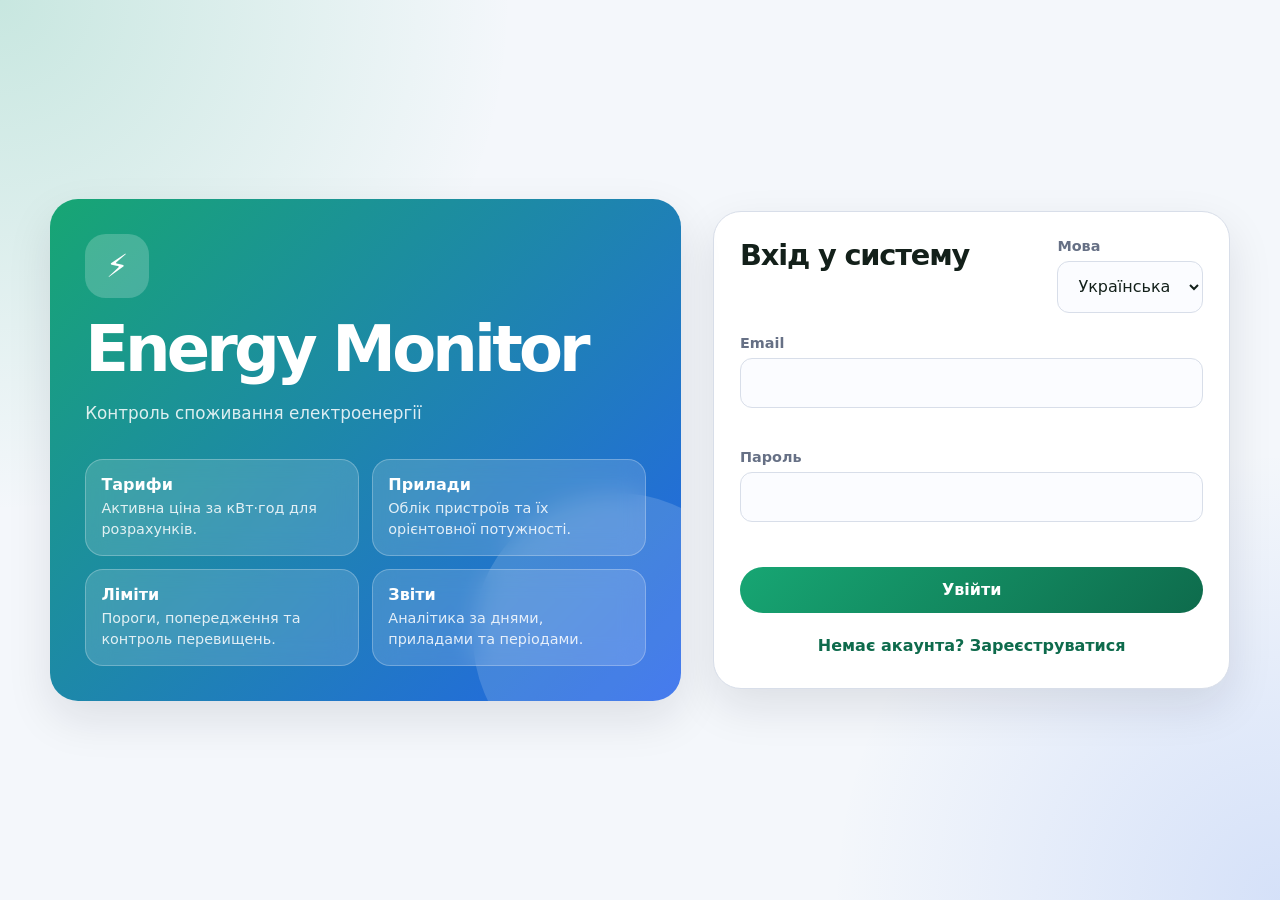
<file: Lab3/frontend/index.html>
<!DOCTYPE html>
<html lang="uk">
<head>
    <meta charset="UTF-8">
    <meta name="viewport" content="width=device-width, initial-scale=1.0">
    <title>Energy Monitor — Auth</title>
    <link rel="icon" type="image/svg+xml" href="./assets/favicon.svg">

    <link rel="stylesheet" href="./css/global.css">
    <link rel="stylesheet" href="./css/auth.css">
</head>
<body>
    <main class="auth-page">
        <div class="container auth-layout">
            <section class="auth-hero">
                <div class="auth-logo">⚡</div>

                <h1 class="auth-title" data-i18n="appName">Energy Monitor</h1>
                <p class="auth-subtitle" data-i18n="appSubtitle">
                    Контроль споживання електроенергії
                </p>

                <div class="auth-features">
                    <div class="auth-feature">
                        <strong data-i18n="featureTariffsTitle">Тарифи</strong>
                        <span data-i18n="featureTariffsText">Активна ціна за кВт·год для розрахунків.</span>
                    </div>

                    <div class="auth-feature">
                        <strong data-i18n="featureAppliancesTitle">Прилади</strong>
                        <span data-i18n="featureAppliancesText">Облік пристроїв та їх орієнтовної потужності.</span>
                    </div>

                    <div class="auth-feature">
                        <strong data-i18n="featureLimitsTitle">Ліміти</strong>
                        <span data-i18n="featureLimitsText">Пороги, попередження та контроль перевищень.</span>
                    </div>

                    <div class="auth-feature">
                        <strong data-i18n="featureReportsTitle">Звіти</strong>
                        <span data-i18n="featureReportsText">Аналітика за днями, приладами та періодами.</span>
                    </div>
                </div>
            </section>

            <section class="card auth-card">
                <div class="auth-card-header">
                    <div>
                        <h2 class="auth-card-title" id="authTitle" data-i18n="loginTitle">Вхід у систему</h2>
                    </div>

                    <div class="form-group language-switcher">
                        <label class="form-label" for="languageSelect" data-i18n="language">Мова</label>
                        <select class="form-select" id="languageSelect">
                            <option value="uk" data-i18n="uk">Українська</option>
                            <option value="en" data-i18n="en">English</option>
                        </select>
                    </div>
                </div>

                <form class="auth-form" id="authForm" novalidate>
                    <div class="form-group">
                        <label class="form-label" for="emailInput" data-i18n="email">Email</label>
                        <input class="form-input" id="emailInput" type="email" autocomplete="email">
                        <div class="form-error" id="emailError"></div>
                    </div>

                    <div class="form-group">
                        <label class="form-label" for="passwordInput" data-i18n="password">Пароль</label>
                        <input class="form-input" id="passwordInput" type="password" autocomplete="current-password">
                        <div class="form-error" id="passwordError"></div>
                    </div>

                    <button class="btn btn-primary auth-submit" id="submitBtn" type="submit" data-i18n="login">
                        Увійти
                    </button>

                    <button class="auth-toggle" id="toggleModeBtn" type="button" data-i18n="noAccount">
                        Немає акаунта? Зареєструватися
                    </button>
                </form>
            </section>
        </div>
    </main>

    <div class="toast" id="toast"></div>

    <script type="module" src="./js/pages/auth.js"></script>
</body>
</html>
</file>
<file: Lab3/frontend/css/global.css>
:root {
    --color-bg-main: #f4f7fb;
    --color-bg-card: #ffffff;
    --color-bg-soft: #e9fff6;
    --color-bg-input: #fbfcff;
    --color-bg-muted: #eef2f7;
    --color-bg-dark: #101828;

    --color-primary: #17a673;
    --color-primary-dark: #0e6b4c;
    --color-primary-light: #d9fbe9;

    --color-blue: #2563eb;
    --color-orange: #f59e0b;
    --color-red: #dc2626;

    --color-text-main: #13201a;
    --color-text-muted: #667085;
    --color-text-light: #ffffff;

    --color-border: #d8dee9;

    --color-danger-bg: #fee2e2;
    --color-danger-text: #991b1b;
    --color-warning-bg: #fef3c7;
    --color-warning-text: #92400e;

    --alpha-glass: 0.85;
    --alpha-border: 0.85;
    --alpha-light: 0.2;
    --alpha-muted: 0.8;

    --shadow-main: 0 18px 45px rgba(15, 23, 42, 0.1);
    --shadow-hover: 0 10px 24px rgba(23, 166, 115, 0.3);

    --radius-lg: 28px;
    --radius-md: 18px;
    --radius-sm: 12px;
    --radius-pill: 999px;

    --space-xxs: 0.25rem;
    --space-xs: 0.45rem;
    --space-sm: 0.6rem;
    --space-md: 0.8rem;
    --space-lg: 1rem;
    --space-xl: 1.2rem;
    --space-2xl: 1.4rem;
    --space-3xl: 1.6rem;
    --space-4xl: 2rem;

    --font-xs: 0.8rem;
    --font-sm: 0.9rem;
    --font-md: 1rem;
    --font-lg: 1.1rem;
    --font-xl: 1.5rem;
    --font-2xl: 1.9rem;
    --font-3xl: 2rem;

    --transition-fast: 0.2s ease;
}

* {
    box-sizing: border-box;
}

html {
    min-height: 100%;
}

body {
    margin: 0;
    min-height: 100vh;
    font-family: Inter, system-ui, -apple-system, BlinkMacSystemFont, "Segoe UI", sans-serif;
    background:
        radial-gradient(circle at top left, rgba(23, 166, 115, 0.2), transparent 32rem),
        radial-gradient(circle at bottom right, rgba(37, 99, 235, 0.15), transparent 28rem),
        var(--color-bg-main);
    color: var(--color-text-main);
}

button,
input,
select,
textarea {
    font: inherit;
}

button {
    cursor: pointer;
}

button:disabled {
    cursor: not-allowed;
    opacity: 0.6;
}

a {
    color: inherit;
}

.app-shell {
    min-height: 100vh;
}

.container {
    width: min(1180px, calc(100% - 32px));
    margin: 0 auto;
}

.card {
    background: var(--color-bg-card);
    border: 1px solid var(--color-border);
    border-radius: var(--radius-lg);
    box-shadow: var(--shadow-main);
}

.btn {
    border: none;
    border-radius: var(--radius-pill);
    padding: 0.85rem 1.25rem;
    font-weight: 700;
    transition: var(--transition-fast);
}

.btn-primary {
    background: linear-gradient(135deg, var(--color-primary), var(--color-primary-dark));
    color: var(--color-text-light);
}

.btn-primary:hover {
    transform: translateY(-1px);
    box-shadow: var(--shadow-hover);
}

.btn-secondary {
    background: var(--color-bg-soft);
    color: var(--color-primary-dark);
}

.btn-outline {
    background: transparent;
    border: 1px solid var(--color-border);
    color: var(--color-text-main);
}

.btn-danger {
    background: var(--color-danger-bg);
    color: var(--color-danger-text);
}

.btn-warning {
    background: var(--color-warning-bg);
    color: var(--color-warning-text);
}

.btn-small {
    padding: 0.5rem 0.7rem;
    font-size: var(--font-xs);
}

.form-group {
    display: grid;
    gap: var(--space-xs);
}

.form-label {
    font-size: var(--font-sm);
    color: var(--color-text-muted);
    font-weight: 600;
}

.form-input,
.form-select {
    width: 100%;
    border: 1px solid var(--color-border);
    background: var(--color-bg-input);
    color: var(--color-text-main);
    border-radius: var(--radius-sm);
    padding: 0.9rem 1rem;
    outline: none;
    transition: var(--transition-fast);
}

.form-input:focus,
.form-select:focus {
    border-color: var(--color-primary);
    box-shadow: 0 0 0 4px rgba(23, 166, 115, 0.15);
}

.form-error {
    min-height: 1.1rem;
    color: var(--color-red);
    font-size: var(--font-xs);
}

.hidden {
    display: none !important;
}

.badge {
    display: inline-flex;
    align-items: center;
    border-radius: var(--radius-pill);
    padding: 0.3rem 0.65rem;
    font-size: var(--font-xs);
    font-weight: 800;
}

.badge-success {
    background: var(--color-primary-light);
    color: var(--color-primary-dark);
}

.badge-muted {
    background: var(--color-bg-muted);
    color: var(--color-text-muted);
}

.badge-danger {
    background: var(--color-danger-bg);
    color: var(--color-danger-text);
}

.badge-warning {
    background: var(--color-warning-bg);
    color: var(--color-warning-text);
}

.toast {
    position: fixed;
    right: 1.5rem;
    bottom: 1.5rem;
    z-index: 50;
    min-width: min(360px, calc(100% - 32px));
    max-width: 460px;
    padding: 1rem 1.1rem;
    border-radius: var(--radius-md);
    background: var(--color-bg-dark);
    color: var(--color-text-light);
    box-shadow: var(--shadow-main);
    opacity: 0;
    transform: translateY(16px);
    pointer-events: none;
    transition: var(--transition-fast);
}

.toast.show {
    opacity: 1;
    transform: translateY(0);
}

.toast.error {
    background: var(--color-danger-text);
}

.toast.success {
    background: var(--color-primary-dark);
}

@media (max-width: 720px) {
    .container {
        width: min(100% - 20px, 1180px);
    }

    .toast {
        left: 1rem;
        right: 1rem;
        bottom: 1rem;
    }
}
</file>
<file: Lab3/frontend/css/auth.css>
.auth-page {
    min-height: 100vh;
    display: grid;
    place-items: center;
    padding: var(--space-4xl) 0;
}

.auth-layout {
    display: grid;
    grid-template-columns: 1.1fr 0.9fr;
    gap: var(--space-4xl);
    align-items: center;
}

.auth-hero {
    position: relative;
    overflow: hidden;
    padding: 2.2rem;
    border-radius: var(--radius-lg);
    background: linear-gradient(135deg, var(--color-primary), var(--color-blue));
    color: var(--color-text-light);
    box-shadow: var(--shadow-main);
}

.auth-hero::after {
    content: "";
    position: absolute;
    width: 18rem;
    height: 18rem;
    right: -5rem;
    bottom: -5rem;
    border-radius: 50%;
    background: rgba(255, 255, 255, 0.15);
}

.auth-logo {
    position: relative;
    z-index: 1;
    width: 4rem;
    height: 4rem;
    display: grid;
    place-items: center;
    margin-bottom: var(--space-xl);
    border-radius: 1.3rem;
    background: rgba(255, 255, 255, 0.2);
    font-size: var(--font-3xl);
}

.auth-title {
    position: relative;
    z-index: 1;
    margin: 0;
    color: var(--color-text-light);
    font-size: clamp(2.2rem, 5vw, 4.4rem);
    line-height: 1;
    letter-spacing: -0.06em;
}

.auth-subtitle {
    position: relative;
    z-index: 1;
    max-width: 36rem;
    margin: var(--space-xl) 0 0;
    color: rgba(255, 255, 255, 0.85);
    font-size: 1.05rem;
    line-height: 1.6;
}

.auth-features {
    position: relative;
    z-index: 1;
    display: grid;
    grid-template-columns: repeat(2, minmax(0, 1fr));
    gap: var(--space-md);
    margin-top: var(--space-4xl);
}

.auth-feature {
    padding: 0.95rem;
    border: 1px solid rgba(255, 255, 255, 0.25);
    border-radius: var(--radius-md);
    background: rgba(255, 255, 255, 0.15);
    backdrop-filter: blur(12px);
}

.auth-feature strong {
    display: block;
    margin-bottom: var(--space-xxs);
    color: var(--color-text-light);
}

.auth-feature span {
    color: rgba(255, 255, 255, 0.85);
    font-size: var(--font-sm);
    line-height: 1.45;
}

.auth-card {
    padding: var(--space-3xl);
}

.auth-card-header {
    display: flex;
    align-items: flex-start;
    justify-content: space-between;
    gap: var(--space-lg);
    margin-bottom: var(--space-2xl);
}

.auth-card-title {
    margin: 0;
    font-size: 1.8rem;
    letter-spacing: -0.04em;
}

.auth-card-hint {
    margin: var(--space-xs) 0 0;
    color: var(--color-text-muted);
    font-size: var(--font-sm);
    line-height: 1.5;
}

.language-switcher {
    min-width: 8.8rem;
}

.auth-form {
    display: grid;
    gap: var(--space-lg);
}

.auth-submit {
    margin-top: var(--space-xxs);
}

.auth-toggle {
    border: none;
    background: transparent;
    color: var(--color-primary-dark);
    font-weight: 700;
    padding: var(--space-xs);
}

.auth-toggle:hover {
    color: var(--color-primary);
}

@media (max-width: 880px) {
    .auth-layout {
        grid-template-columns: 1fr;
    }

    .auth-hero {
        padding: var(--space-xl);
    }
}

@media (max-width: 520px) {
    .auth-page {
        padding: var(--space-lg) 0;
    }

    .auth-features {
        grid-template-columns: 1fr;
    }

    .auth-card-header {
        display: grid;
    }

    .language-switcher {
        width: 100%;
    }
}
</file>
<file: Lab3/frontend/css/admin.css>
.app-shell {
    display: grid;
    grid-template-columns: 280px 1fr;
    min-height: 100vh;
}

.admin-sidebar {
    position: sticky;
    top: 0;
    height: 100vh;
    padding: var(--space-xl);
    background: rgba(255, 255, 255, var(--alpha-glass));
    border-right: 1px solid rgba(216, 222, 233, var(--alpha-border));
    backdrop-filter: blur(18px);
    display: flex;
    flex-direction: column;
    gap: var(--space-xl);
}

.sidebar-logo {
    display: flex;
    align-items: center;
    gap: var(--space-sm);
    padding: var(--space-sm);
    border-radius: var(--radius-md);
    background: linear-gradient(135deg, var(--color-primary-dark), var(--color-blue));
    color: var(--color-text-light);
}

.sidebar-icon {
    width: 3rem;
    height: 3rem;
    border-radius: 1rem;
    display: grid;
    place-items: center;
    background: rgba(255, 255, 255, var(--alpha-light));
    font-size: var(--font-xl);
}

.sidebar-logo h1 {
    margin: 0;
    font-size: var(--font-lg);
}

.sidebar-logo p {
    margin: 0.15rem 0 0;
    font-size: var(--font-xs);
    opacity: var(--alpha-muted);
}

.sidebar-nav {
    display: grid;
    gap: var(--space-xs);
}

.nav-btn {
    border: none;
    background: transparent;
    color: var(--color-text-muted);
    text-align: left;
    padding: 0.85rem 1rem;
    border-radius: var(--radius-sm);
    font-weight: 700;
    transition: var(--transition-fast);
}

.nav-btn:hover {
    background: var(--color-bg-soft);
    color: var(--color-primary-dark);
}

.nav-btn.active {
    background: var(--color-primary-dark);
    color: var(--color-text-light);
}

.logout-btn {
    margin-top: auto;
    width: 100%;
}

.admin-main {
    padding: var(--space-2xl);
}

.admin-topbar {
    display: flex;
    justify-content: space-between;
    align-items: center;
    gap: var(--space-lg);
    margin-bottom: var(--space-xl);
    padding: var(--space-xl);
    background: rgba(255, 255, 255, var(--alpha-glass));
    border: 1px solid rgba(216, 222, 233, var(--alpha-border));
    border-radius: var(--radius-lg);
    backdrop-filter: blur(18px);
}

.eyebrow {
    margin: 0 0 var(--space-xxs);
    color: var(--color-primary-dark);
    font-size: var(--font-xs);
    text-transform: uppercase;
    letter-spacing: 0.1em;
    font-weight: 800;
}

.admin-topbar h2 {
    margin: 0;
    font-size: var(--font-2xl);
    letter-spacing: -0.05em;
}

.topbar-actions {
    display: flex;
    gap: var(--space-sm);
}

.language-select {
    min-width: 150px;
}

.content-section {
    display: none;
}

.content-section.active {
    display: grid;
    gap: var(--space-lg);
}

.admin-hero {
    padding: var(--space-3xl);
    border-radius: var(--radius-lg);
    color: var(--color-text-light);
    background: linear-gradient(135deg, var(--color-primary-dark), var(--color-blue));
    box-shadow: var(--shadow-main);
}

.admin-hero h3 {
    margin: 0;
    font-size: var(--font-3xl);
    letter-spacing: -0.05em;
}

.admin-hero p {
    max-width: 42rem;
    margin-bottom: 0;
    color: rgba(255, 255, 255, var(--alpha-muted));
}

.panel,
.stat-card {
    background: var(--color-bg-card);
    border: 1px solid rgba(216, 222, 233, var(--alpha-border));
    border-radius: var(--radius-lg);
    box-shadow: var(--shadow-main);
}

.panel {
    padding: var(--space-xl);
}

.panel h3 {
    margin: 0 0 var(--space-md);
}

.stats-grid {
    display: grid;
    grid-template-columns: repeat(3, minmax(0, 1fr));
    gap: var(--space-lg);
}

.stat-card {
    padding: var(--space-xl);
}

.stat-card span {
    display: block;
    color: var(--color-text-muted);
    font-weight: 700;
    margin-bottom: var(--space-xs);
}

.stat-card strong {
    display: block;
    font-size: var(--font-3xl);
    letter-spacing: -0.05em;
}

.form-panel {
    display: grid;
    gap: var(--space-lg);
}

.form-row {
    display: grid;
    grid-template-columns: 1.2fr 1fr 1fr auto;
    gap: var(--space-md);
    align-items: end;
}

.table-wrap {
    overflow-x: auto;
}

.data-table {
    width: 100%;
    border-collapse: collapse;
    min-width: 760px;
}

.data-table th,
.data-table td {
    padding: 0.85rem;
    border-bottom: 1px solid var(--color-border);
    text-align: left;
    vertical-align: top;
}

.data-table th {
    color: var(--color-text-muted);
    font-size: var(--font-xs);
    text-transform: uppercase;
    letter-spacing: 0.05em;
}

.actions-cell {
    display: flex;
    flex-wrap: wrap;
    gap: var(--space-xs);
}

.data-list {
    display: grid;
    gap: var(--space-lg);
}

.data-item {
    padding: 0.9rem;
    border: 1px solid var(--color-border);
    border-radius: var(--radius-md);
    background: var(--color-bg-input);
}

.data-item strong {
    display: block;
    margin-bottom: var(--space-xxs);
}

.muted-box {
    color: var(--color-text-muted);
    line-height: 1.55;
}

.empty-state {
    padding: var(--space-xl);
    border: 1px dashed var(--color-border);
    border-radius: var(--radius-md);
    color: var(--color-text-muted);
    background: var(--color-bg-input);
}

@media (max-width: 980px) {
    .app-shell {
        grid-template-columns: 1fr;
    }

    .admin-sidebar {
        position: static;
        height: auto;
    }

    .sidebar-nav {
        grid-template-columns: repeat(2, 1fr);
    }

    .stats-grid {
        grid-template-columns: 1fr;
    }

    .form-row {
        grid-template-columns: 1fr;
    }
}

@media (max-width: 560px) {
    .admin-main {
        padding: var(--space-md);
    }

    .admin-topbar {
        display: grid;
    }

    .topbar-actions {
        display: grid;
    }

    .sidebar-nav {
        grid-template-columns: 1fr;
    }
}
</file>
<file: Lab3/frontend/css/user.css>
.app-shell {
    display: grid;
    grid-template-columns: 280px 1fr;
    min-height: 100vh;
}

.sidebar {
    position: sticky;
    top: 0;
    height: 100vh;
    padding: var(--space-xl);
    background: rgba(255, 255, 255, var(--alpha-glass));
    border-right: 1px solid rgba(216, 222, 233, var(--alpha-border));
    backdrop-filter: blur(18px);
    display: flex;
    flex-direction: column;
    gap: var(--space-xl);
}

.sidebar-logo {
    display: flex;
    align-items: center;
    gap: var(--space-sm);
    padding: var(--space-sm);
    border-radius: var(--radius-md);
    background: linear-gradient(135deg, var(--color-primary), var(--color-blue));
    color: var(--color-text-light);
}

.sidebar-icon {
    width: 3rem;
    height: 3rem;
    border-radius: 1rem;
    display: grid;
    place-items: center;
    background: rgba(255, 255, 255, var(--alpha-light));
    font-size: var(--font-xl);
}

.sidebar-logo h1 {
    margin: 0;
    font-size: var(--font-lg);
}

.sidebar-logo p {
    margin: 0.15rem 0 0;
    font-size: var(--font-xs);
    opacity: var(--alpha-muted);
}

.sidebar-nav {
    display: grid;
    gap: var(--space-xs);
}

.nav-btn {
    border: none;
    background: transparent;
    color: var(--color-text-muted);
    text-align: left;
    padding: 0.85rem 1rem;
    border-radius: var(--radius-sm);
    font-weight: 700;
    transition: var(--transition-fast);
}

.nav-btn:hover {
    background: var(--color-bg-soft);
    color: var(--color-primary-dark);
}

.nav-btn.active {
    background: var(--color-primary);
    color: var(--color-text-light);
}

.logout-btn {
    margin-top: auto;
    width: 100%;
}

.main-content {
    padding: var(--space-2xl);
}

.topbar {
    display: flex;
    justify-content: space-between;
    align-items: center;
    gap: var(--space-lg);
    margin-bottom: var(--space-xl);
    padding: var(--space-xl);
    background: rgba(255, 255, 255, var(--alpha-glass));
    border: 1px solid rgba(216, 222, 233, var(--alpha-border));
    border-radius: var(--radius-lg);
    backdrop-filter: blur(18px);
}

.eyebrow {
    margin: 0 0 var(--space-xxs);
    color: var(--color-primary-dark);
    font-size: var(--font-xs);
    text-transform: uppercase;
    letter-spacing: 0.1em;
    font-weight: 800;
}

.topbar h2 {
    margin: 0;
    font-size: var(--font-2xl);
    letter-spacing: -0.05em;
}

.topbar-actions {
    display: flex;
    gap: var(--space-sm);
}

.content-section {
    display: none;
}

.content-section.active {
    display: grid;
    gap: var(--space-lg);
}

.hero-card {
    padding: var(--space-3xl);
    border-radius: var(--radius-lg);
    color: var(--color-text-light);
    background: linear-gradient(135deg, var(--color-primary), var(--color-blue));
    box-shadow: var(--shadow-main);
}

.hero-card h3 {
    margin: 0;
    font-size: var(--font-3xl);
    letter-spacing: -0.05em;
}

.hero-card p {
    max-width: 42rem;
    margin-bottom: 0;
    color: rgba(255, 255, 255, var(--alpha-muted));
}

.stats-grid {
    display: grid;
    grid-template-columns: repeat(4, minmax(0, 1fr));
    gap: var(--space-lg);
}

.dashboard-grid {
    display: grid;
    grid-template-columns: 1fr 1fr;
    gap: var(--space-lg);
}

.stat-card,
.panel {
    background: var(--color-bg-card);
    border: 1px solid rgba(216, 222, 233, var(--alpha-border));
    border-radius: var(--radius-lg);
    box-shadow: var(--shadow-main);
}

.stat-card {
    padding: var(--space-xl);
}

.stat-card span {
    display: block;
    color: var(--color-text-muted);
    font-weight: 700;
    margin-bottom: var(--space-xs);
}

.stat-card strong {
    font-size: var(--font-3xl);
    letter-spacing: -0.05em;
}

.stat-card p {
    margin: var(--space-xxs) 0 0;
    color: var(--color-text-muted);
}

.panel {
    padding: var(--space-xl);
}

.panel h3 {
    margin: 0 0 var(--space-md);
}

.muted-box {
    color: var(--color-text-muted);
    line-height: 1.55;
}

.data-list {
    display: grid;
    gap: 0.7rem;
}

.data-item {
    padding: 0.9rem;
    border: 1px solid var(--color-border);
    border-radius: var(--radius-md);
    background: var(--color-bg-input);
}

.data-item strong {
    display: block;
    margin-bottom: var(--space-xxs);
}

.section-grid {
    display: grid;
    grid-template-columns: 380px 1fr;
    gap: var(--space-lg);
    align-items: start;
}

.form-panel {
    display: grid;
    gap: 0.9rem;
}

.form-row {
    display: grid;
    grid-template-columns: 1fr 1fr;
    gap: var(--space-md);
}

.checkbox-row {
    display: flex;
    align-items: center;
    justify-content: space-between;
    gap: var(--space-lg);
    padding: 0.85rem 1rem;
    border: 1px solid var(--color-border);
    border-radius: var(--radius-sm);
    background: var(--color-bg-input);
}

.checkbox-row input {
    width: 1.15rem;
    height: 1.15rem;
    accent-color: var(--color-primary);
}

.table-wrap {
    overflow-x: auto;
}

.data-table {
    width: 100%;
    border-collapse: collapse;
    min-width: 760px;
}

.data-table th,
.data-table td {
    padding: 0.85rem;
    border-bottom: 1px solid var(--color-border);
    text-align: left;
    vertical-align: top;
}

.data-table th {
    color: var(--color-text-muted);
    font-size: var(--font-xs);
    text-transform: uppercase;
    letter-spacing: 0.05em;
}

.actions-cell {
    display: flex;
    flex-wrap: wrap;
    gap: var(--space-xs);
}

.empty-state {
    padding: var(--space-xl);
    border: 1px dashed var(--color-border);
    border-radius: var(--radius-md);
    color: var(--color-text-muted);
    background: var(--color-bg-input);
}

.reports-layout {
    display: grid;
    gap: var(--space-lg);
}

.reports-block {
    display: grid;
    gap: var(--space-lg);
}

.reports-block .stats-grid {
    margin-bottom: var(--space-lg);
}

.language-select {
    min-width: 150px;
}

@media (max-width: 980px) {
    .section-grid {
        grid-template-columns: 1fr;
    }

    .form-row {
        grid-template-columns: 1fr;
    }
}

@media (max-width: 920px) {
    .app-shell {
        grid-template-columns: 1fr;
    }

    .sidebar {
        position: static;
        height: auto;
    }

    .sidebar-nav {
        grid-template-columns: repeat(2, 1fr);
    }

    .stats-grid,
    .dashboard-grid {
        grid-template-columns: 1fr;
    }
}

@media (max-width: 560px) {
    .main-content {
        padding: var(--space-md);
    }

    .topbar {
        display: grid;
    }

    .topbar-actions {
        display: grid;
    }

    .sidebar-nav {
        grid-template-columns: 1fr;
    }
}
</file>
